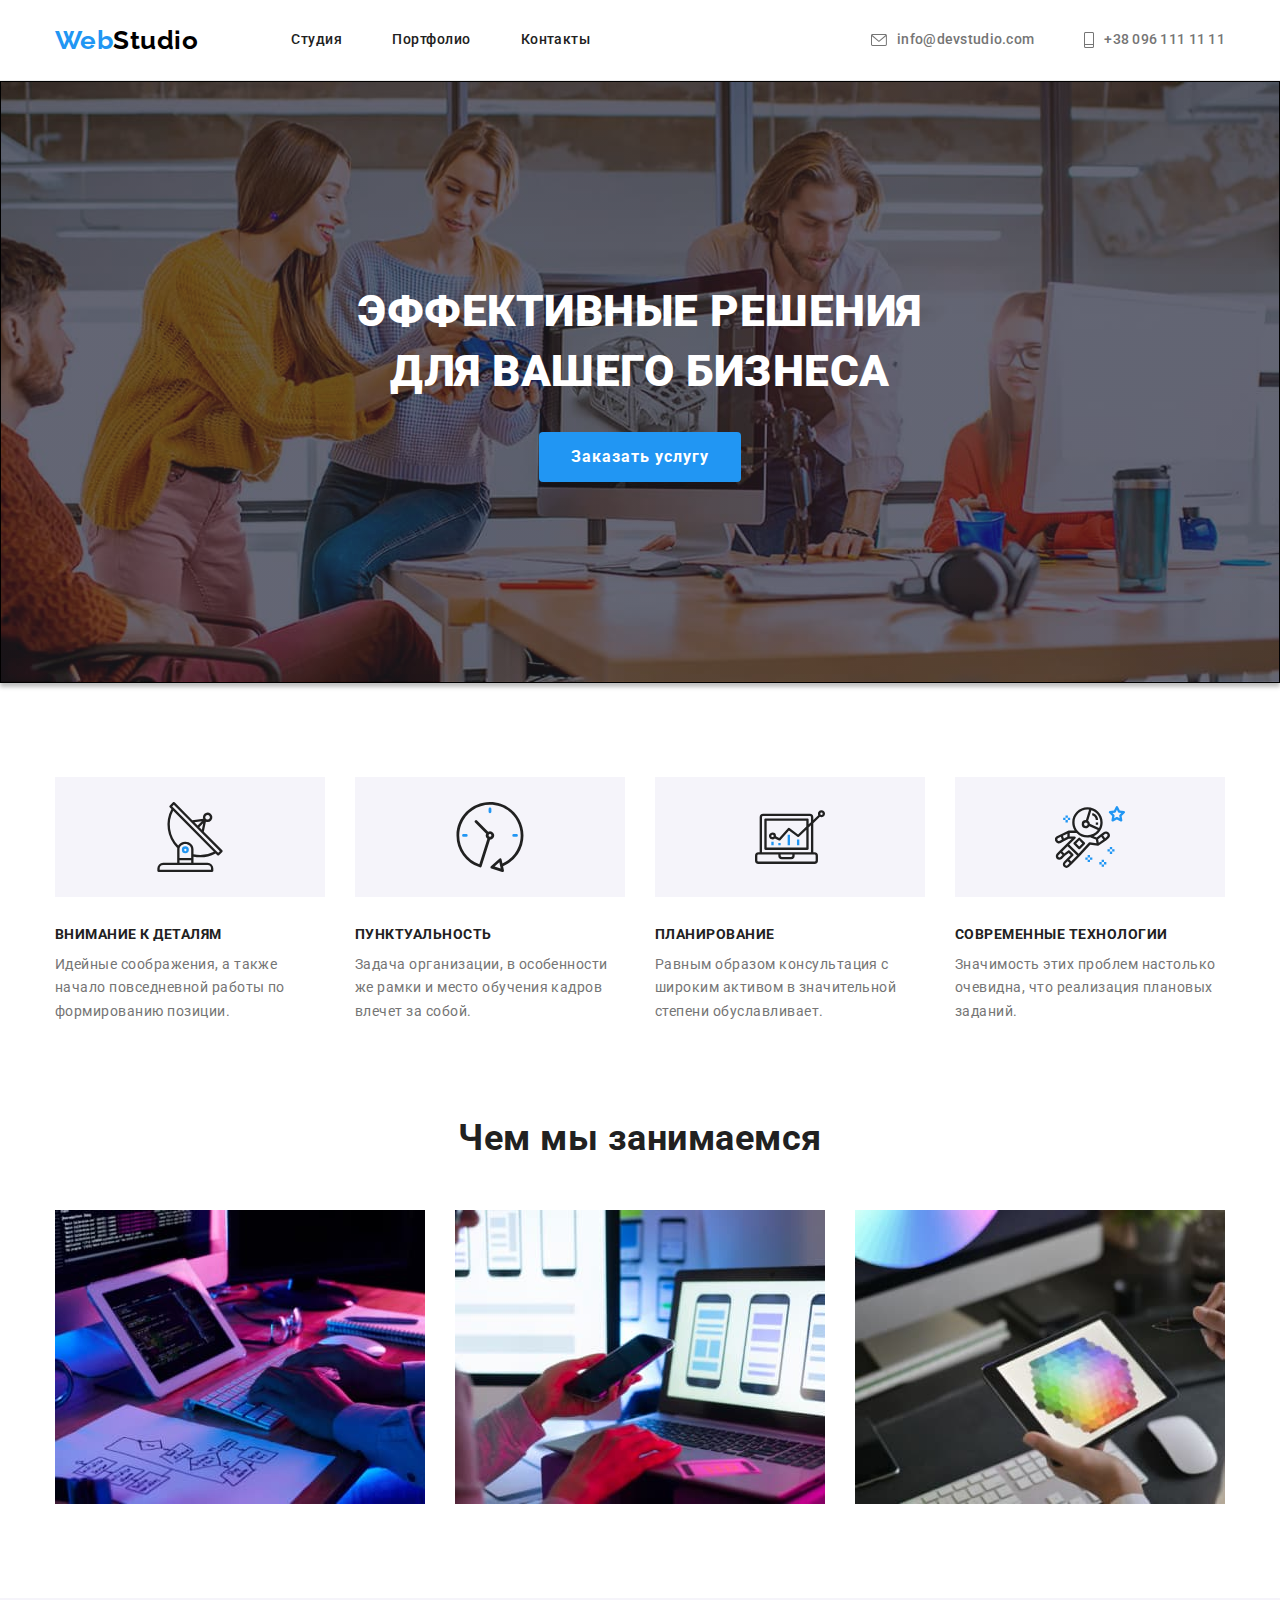
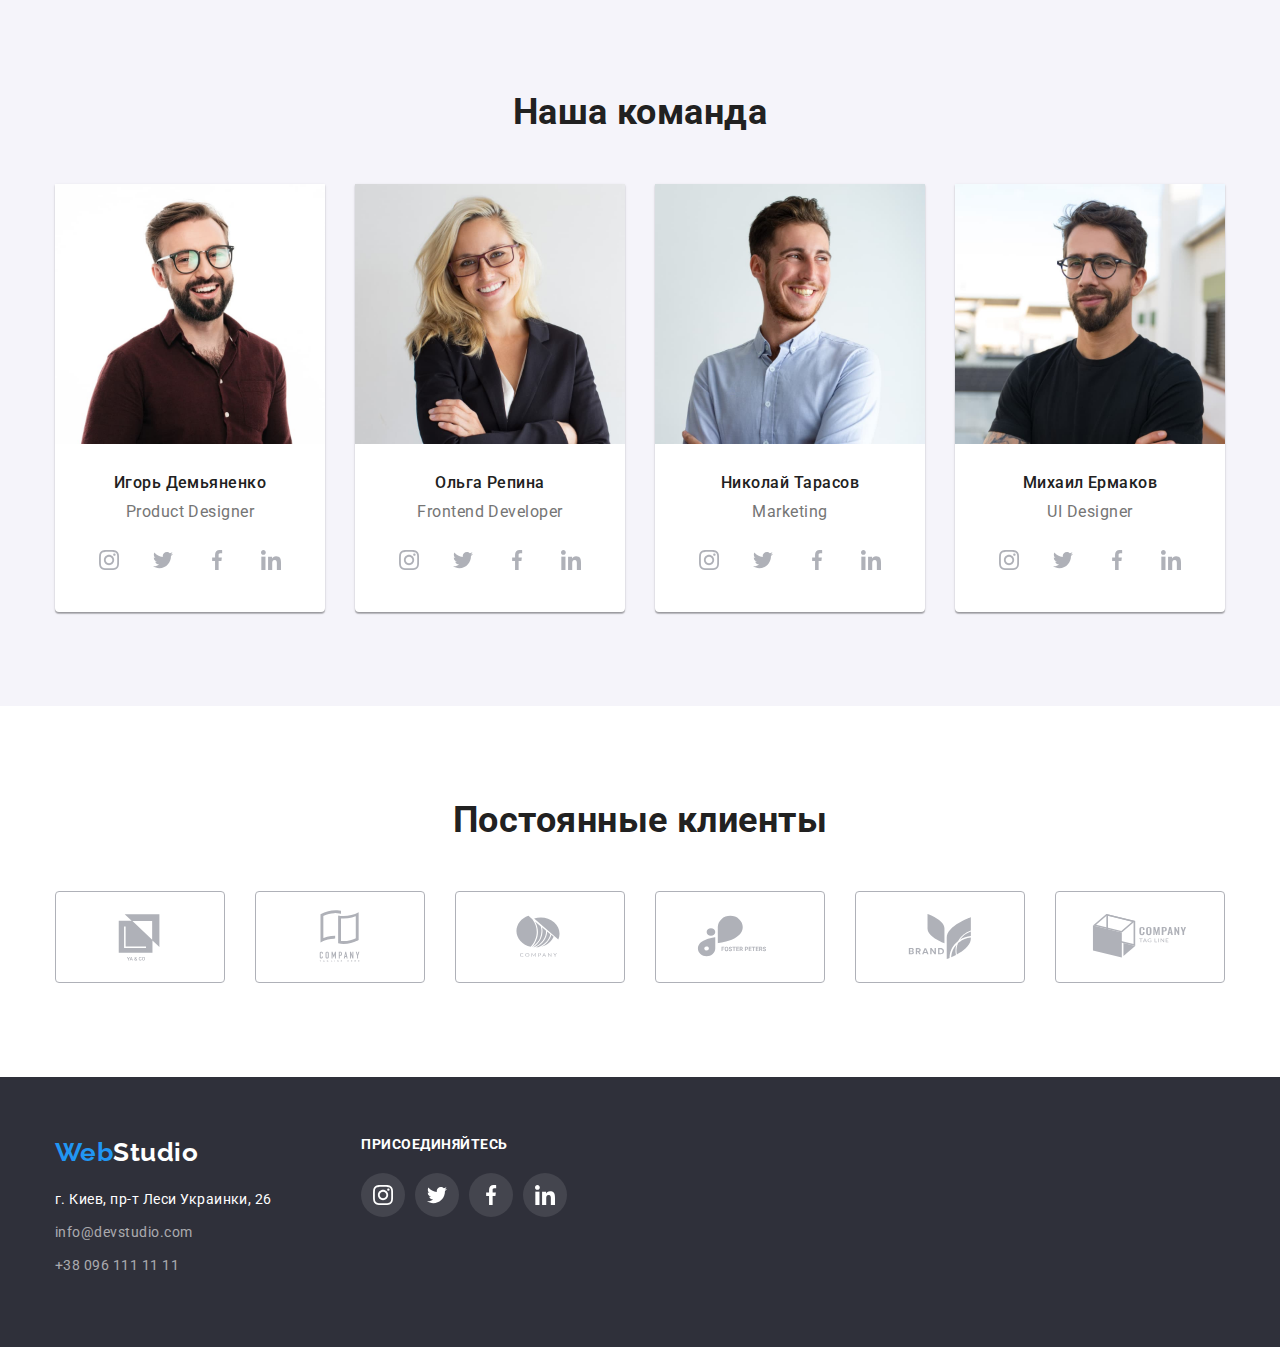
<file: index.html>
<!DOCTYPE html>
<html lang="ru">
  <head>
    <meta charset="UTF-8" />
    <meta http-equiv="X-UA-Compatible" content="IE=edge" />
    <meta name="viewport" content="width=device-width, initial-scale=1.0" />
    <title>Document</title>
    <link
      href="https://fonts.googleapis.com/css2?family=Raleway:wght@700&family=Roboto:wght@400;500;700;900&display=swap"
      rel="stylesheet"
    />
    <link
      rel="stylesheet"
      href="https://cdnjs.cloudflare.com/ajax/libs/modern-normalize/1.1.0/modern-normalize.min.css"
    />
    <link rel="stylesheet" href="css/styles.css" />
  </head>
  <body class="page">
    <!-- Шапка -->
    <header class="page-header">
      <div class="container">
        <div class="main-header">
          <nav class="main-nav">
            <a href="./index.html" class="logo">
              <span class="color-logo">Web</span>
              <span>Studio</span>
            </a>
            <ul class="site-nav list">
              <li class="nav-item">
                <a href="index.html" class="nav-link">Студия</a>
              </li>
              <li class="nav-item">
                <a href="./portfolio.html" class="nav-link">Портфолио</a>
              </li>
              <li class="nav-item">
                <a href="#" class="nav-link">Контакты</a>
              </li>
            </ul>
          </nav>
          <div class="contacts-nav">
            <ul class="contacts list">
              <li class="contacts-item">
                <a href="mailto:info@devstudio.com" class="contacts-link">
                  <svg class="icon-contact" width="16" height="12">
                    <use href="./images/symbol-defs.svg#iconmail"></use>
                  </svg>
                  info@devstudio.com
                </a>
              </li>
              <li class="contacts-item">
                <a href="tel:+380961111111" class="contacts-link">
                  <svg class="icon-contact" width="10" height="16">
                    <use href="./images/symbol-defs.svg#iconphone"></use>
                  </svg>
                  +38 096 111 11 11
                </a>
              </li>
            </ul>
          </div>
        </div>
      </div>
    </header>
    <!-- Уникальный контент страницы -->
    <main>
      <!-- Герой -->
      <section class="hero">
        <h1 class="hero-title">
          Эффективные решения
          <br />
          для вашего бизнеса
        </h1>
        <a href="#" class="button primary">Заказать услугу</a>
      </section>
      <!-- Наши премущества -->
      <section class="section feature">
        <div class="container">
          <h2 class="feature-title visaully-hidden">НАШИ ПРИЕМУЩЕСТВА</h2>
          <ul class="feature-list list">
            <li class="feature-item icon-antenna">
              <h3 class="feature-text">ВНИМАНИЕ К ДЕТАЛЯМ</h3>
              <p class="feature-content">
                Идейные соображения, а также начало повседневной работы по формированию позиции.
              </p>
            </li>
            <li class="feature-item icon-clock">
              <h3 class="feature-text">ПУНКТУАЛЬНОСТЬ</h3>
              <p class="feature-content">
                Задача организации, в особенности же рамки и место обучения кадров влечет за собой.
              </p>
            </li>
            <li class="feature-item icon-diagram">
              <h3 class="feature-text">ПЛАНИРОВАНИЕ</h3>
              <p class="feature-content">
                Равным образом консультация с широким активом в значительной степени обуславливает.
              </p>
            </li>
            <li class="feature-item icon-astronaut">
              <h3 class="feature-text">СОВРЕМЕННЫЕ ТЕХНОЛОГИИ</h3>
              <p class="feature-content">
                Значимость этих проблем настолько очевидна, что реализация плановых заданий.
              </p>
            </li>
          </ul>
        </div>
      </section>
      <!-- Чем мы занимаемся -->
      <section class="section">
        <div class="container">
          <h2 class="engage-title">Чем мы занимаемся</h2>
          <ul class="engage-list list">
            <li class="engage-item">
              <img
                src="./images/imgl1.jpg"
                alt="процесс написания кода согласно блок-схемы"
                width="370"
              />
            </li>
            <li class="engage-item">
              <img
                src="./images/imgm2.jpg"
                alt="просмотр расположения секций мобильной версии сайта на мониторе ноутбука"
                width="370"
              />
            </li>
            <li class="engage-item">
              <img
                src="./images/imgr3.jpg"
                alt="на планшете выбирает цвет из палитры"
                width="370"
              />
            </li>
          </ul>
        </div>
      </section>
      <!-- Наша команда -->
      <section class="section team">
        <div class="container">
          <h2 class="team-title">Наша команда</h2>
          <ul class="team-list list">
            <li class="team-item">
              <img
                src="images/id1.jpg"
                alt="мужчина с бородой и в очках в коричневой рубашке"
                width="270"
              />
              <div class="team-info">
                <h3 class="team-name">Игорь Демьяненко</h3>
                <p class="position" lang="en">Product Designer</p>
                <ul class="team-soc-list list">
                  <li class="team-soc-item">
                    <a href="" class="team-soc-link">
                      <svg class="team-soc-icon" width="20" height="20">
                        <use href="./images/symbol-defs.svg#iconinstagram"></use>
                      </svg>
                    </a>
                  </li>
                  <li class="team-soc-item">
                    <a href="" class="team-soc-link">
                      <svg class="team-soc-icon" width="20" height="20">
                        <use href="./images/symbol-defs.svg#icontwitter"></use>
                      </svg>
                    </a>
                  </li>
                  <li class="team-soc-item">
                    <a href="" class="team-soc-link">
                      <svg class="team-soc-icon" width="20" height="20">
                        <use href="./images/symbol-defs.svg#iconfacebook"></use>
                      </svg>
                    </a>
                  </li>
                  <li class="team-soc-item">
                    <a href="" class="team-soc-link">
                      <svg class="team-soc-icon" width="20" height="20">
                        <use href="./images/symbol-defs.svg#iconlinkedin"></use>
                      </svg>
                    </a>
                  </li>
                </ul>
              </div>
            </li>

            <li class="team-item">
              <img
                src="images/or2.jpg"
                alt="женщина с светлыми волосами в очках и в черном пиджаке"
                width="270"
              />
              <div class="team-info">
                <h3 class="team-name">Ольга Репина</h3>
                <p class="position" lang="en">Frontend Developer</p>
                <ul class="team-soc-list list">
                  <li class="team-soc-item">
                    <a href="" class="team-soc-link">
                      <svg class="team-soc-icon" width="20" height="20">
                        <use href="./images/symbol-defs.svg#iconinstagram"></use>
                      </svg>
                    </a>
                  </li>
                  <li class="team-soc-item">
                    <a href="" class="team-soc-link">
                      <svg class="team-soc-icon" width="20" height="20">
                        <use href="./images/symbol-defs.svg#icontwitter"></use>
                      </svg>
                    </a>
                  </li>
                  <li class="team-soc-item">
                    <a href="" class="team-soc-link">
                      <svg class="team-soc-icon" width="20" height="20">
                        <use href="./images/symbol-defs.svg#iconfacebook"></use>
                      </svg>
                    </a>
                  </li>
                  <li class="team-soc-item">
                    <a href="" class="team-soc-link">
                      <svg class="team-soc-icon" width="20" height="20">
                        <use href="./images/symbol-defs.svg#iconlinkedin"></use>
                      </svg>
                    </a>
                  </li>
                </ul>
              </div>
            </li>
            <li class="team-item">
              <img src="images/nt3.jpg" alt="мужчина с бородой в голубой рубашке" width="270" />
              <div class="team-info">
                <h3 class="team-name">Николай Тарасов</h3>
                <p class="position" lang="en">Marketing</p>
                <ul class="team-soc-list list">
                  <li class="team-soc-item">
                    <a href="" class="team-soc-link">
                      <svg class="team-soc-icon" width="20" height="20">
                        <use href="./images/symbol-defs.svg#iconinstagram"></use>
                      </svg>
                    </a>
                  </li>
                  <li class="team-soc-item">
                    <a href="" class="team-soc-link">
                      <svg class="team-soc-icon" width="20" height="20">
                        <use href="./images/symbol-defs.svg#icontwitter"></use>
                      </svg>
                    </a>
                  </li>
                  <li class="team-soc-item">
                    <a href="" class="team-soc-link">
                      <svg class="team-soc-icon" width="20" height="20">
                        <use href="./images/symbol-defs.svg#iconfacebook"></use>
                      </svg>
                    </a>
                  </li>
                  <li class="team-soc-item">
                    <a href="" class="team-soc-link">
                      <svg class="team-soc-icon" width="20" height="20">
                        <use href="./images/symbol-defs.svg#iconlinkedin"></use>
                      </svg>
                    </a>
                  </li>
                </ul>
              </div>
            </li>
            <li class="team-item">
              <img
                src="images/me4.jpg"
                alt="мужчина с бородой и в очках в черной фетболке"
                width="270"
              />
              <div class="team-info">
                <h3 class="team-name">Михаил Ермаков</h3>
                <p class="position" lang="en">UI Designer</p>
                <ul class="team-soc-list list">
                  <li class="team-soc-item">
                    <a href="" class="team-soc-link">
                      <svg class="team-soc-icon" width="20" height="20">
                        <use href="./images/symbol-defs.svg#iconinstagram"></use>
                      </svg>
                    </a>
                  </li>
                  <li class="team-soc-item">
                    <a href="" class="team-soc-link">
                      <svg class="team-soc-icon" width="20" height="20">
                        <use href="./images/symbol-defs.svg#icontwitter"></use>
                      </svg>
                    </a>
                  </li>
                  <li class="team-soc-item">
                    <a href="" class="team-soc-link">
                      <svg class="team-soc-icon" width="20" height="20">
                        <use href="./images/symbol-defs.svg#iconfacebook"></use>
                      </svg>
                    </a>
                  </li>
                  <li class="team-soc-item">
                    <a href="" class="team-soc-link">
                      <svg class="team-soc-icon" width="20" height="20">
                        <use href="./images/symbol-defs.svg#iconlinkedin"></use>
                      </svg>
                    </a>
                  </li>
                </ul>
              </div>
            </li>
          </ul>
        </div>
      </section>

      <!-- Клиенты -->
      <section class="section">
        <div class="container">
          <h2 class="clients-title">Постоянные клиенты</h2>
          <ul class="clients-list list">
            <li class="clients-item">
              <a href="" class="clients-link">
                <svg class="clients-icon" width="106" height="60">
                  <use href="./images/symbol-defs.svg#iconLogo"></use>
                </svg>
              </a>
            </li>
            <li class="clients-item">
              <a href="" class="clients-link">
                <svg class="clients-icon" width="106" height="60">
                  <use href="./images/symbol-defs.svg#iconLogo-1"></use>
                </svg>
              </a>
            </li>
            <li class="clients-item">
              <a href="" class="clients-link">
                <svg class="clients-icon" width="106" height="60">
                  <use href="./images/symbol-defs.svg#iconLogo-2"></use>
                </svg>
              </a>
            </li>
            <li class="clients-item">
              <a href="" class="clients-link">
                <svg class="clients-icon" width="106" height="60">
                  <use href="./images/symbol-defs.svg#iconLogo-3"></use>
                </svg>
              </a>
            </li>
            <li class="clients-item">
              <a href="" class="clients-link">
                <svg class="clients-icon" width="106" height="60">
                  <use href="./images/symbol-defs.svg#iconLogo-4"></use>
                </svg>
              </a>
            </li>
            <li class="clients-item">
              <a href="" class="clients-link">
                <svg class="clients-icon" width="106" height="60">
                  <use href="./images/symbol-defs.svg#iconLogo-5"></use>
                </svg>
              </a>
            </li>
          </ul>
        </div>
      </section>
    </main>
    <!-- Футер -->
    <footer class="main-footer">
      <div class="container">
        <div class="footer-contacts">
          <a href="./index.html" class="logo">
            <span class="color-logo">Web</span>
            <span class="footer-logo">Studio</span>
          </a>
          <address>
            <p class="post-address">г. Киев, пр-т Леси Украинки, 26</p>
          </address>
          <address>
            <a href="mailto:info@devstudio.com" class="footer-address">
              info@devstudio.com
            </a>
            <a href="tel:+380961111111" class="footer-address">
              +38 096 111 11 11
            </a>
          </address>
        </div>

        <div class="footer-soc">
          <span class="footer-soc-title">присоединяйтесь</span>
          <ul class="footer-soc-list list">
            <li class="footer-soc-item">
              <a href="" class="footer-soc-link">
                <svg class="footer-soc-icon" width="20" height="20">
                  <use href="./images/symbol-defs.svg#iconinstagram"></use>
                </svg>
              </a>
            </li>
            <li class="footer-soc-item">
              <a href="" class="footer-soc-link">
                <svg class="footer-soc-icon" width="20" height="20">
                  <use href="./images/symbol-defs.svg#icontwitter"></use>
                </svg>
              </a>
            </li>
            <li class="footer-soc-item">
              <a href="" class="footer-soc-link">
                <svg class="footer-soc-icon" width="20" height="20">
                  <use href="./images/symbol-defs.svg#iconfacebook"></use>
                </svg>
              </a>
            </li>
            <li class="footer-soc-item">
              <a href="" class="footer-soc-link">
                <svg class="footer-soc-icon" width="20" height="20">
                  <use href="./images/symbol-defs.svg#iconlinkedin"></use>
                </svg>
              </a>
            </li>
          </ul>
        </div>
      </div>
    </footer>
  </body>
</html>
</file>
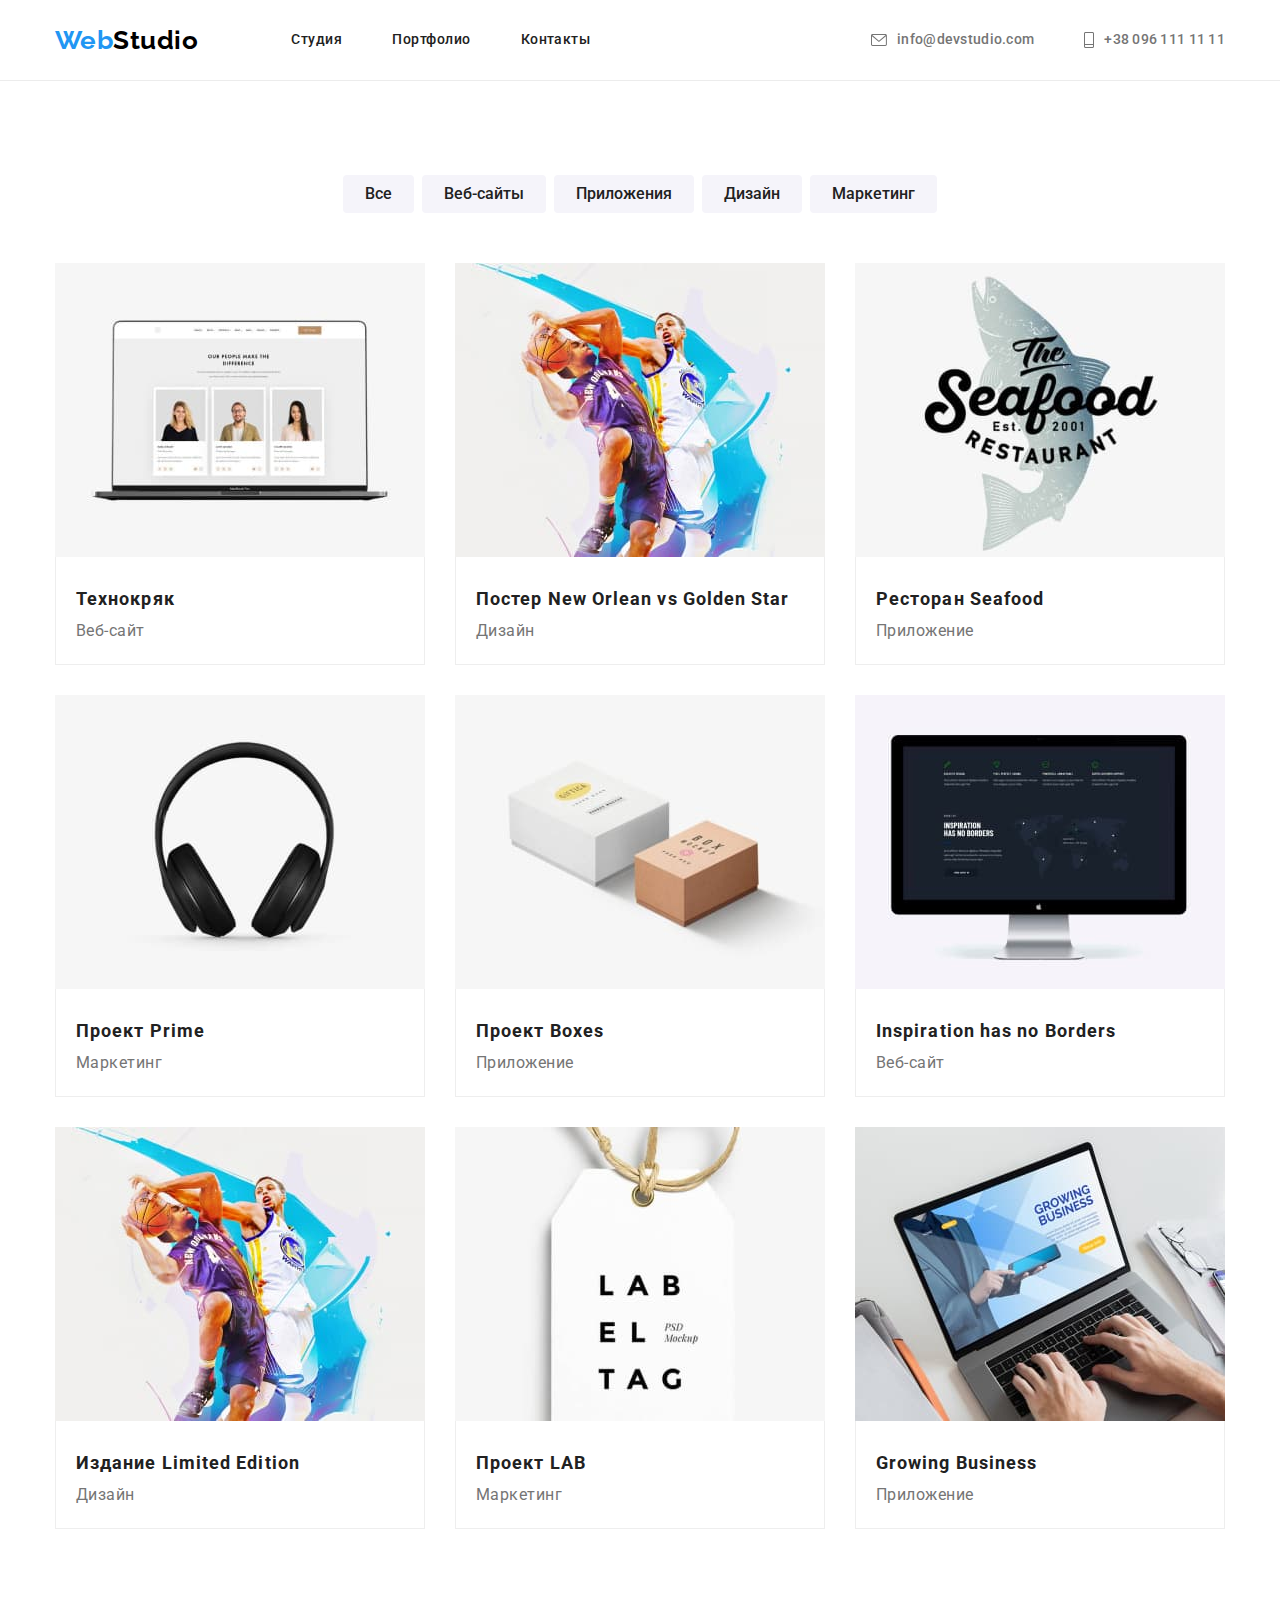
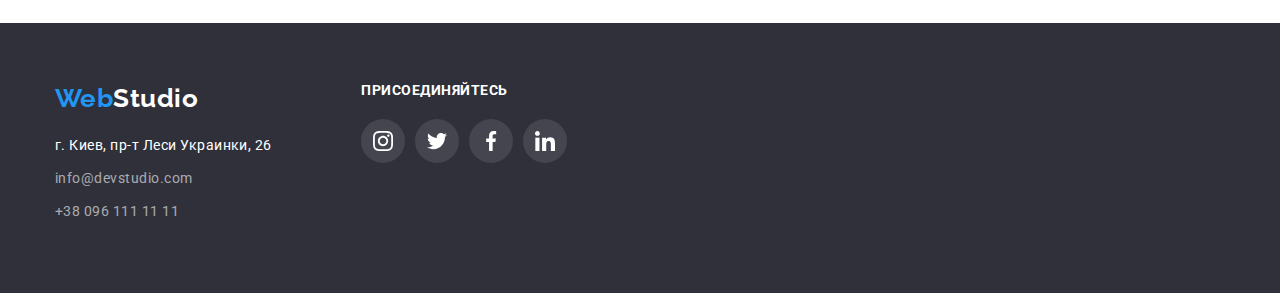
<file: portfolio.html>
<!DOCTYPE html>
<html lang="ru">
  <head>
    <meta charset="UTF-8" />
    <meta http-equiv="X-UA-Compatible" content="IE=edge" />
    <meta name="viewport" content="width=device-width, initial-scale=1.0" />
    <title>Document</title>
    <link
      href="https://fonts.googleapis.com/css2?family=Raleway:wght@700&family=Roboto:wght@400;500;700;900&display=swap"
      rel="stylesheet"
    />
    <link
      rel="stylesheet"
      href="https://cdnjs.cloudflare.com/ajax/libs/modern-normalize/1.1.0/modern-normalize.min.css"
    />
    <link rel="stylesheet" href="./css/styles.css" />
  </head>
  <body class="page">
    <!-- Шапка -->
    <header class="page-header">
      <div class="container">
        <div class="main-header">
          <nav class="main-nav">
            <a href="./index.html" class="logo">
              <span class="color-logo">Web</span>
              <span>Studio</span>
            </a>
            <ul class="site-nav list">
              <li class="nav-item">
                <a href="index.html" class="nav-link">Студия</a>
              </li>
              <li class="nav-item">
                <a href="./portfolio.html" class="nav-link">Портфолио</a>
              </li>
              <li class="nav-item">
                <a href="#" class="nav-link">Контакты</a>
              </li>
            </ul>
          </nav>
          <div class="contacts-nav">
            <ul class="contacts list">
              <li class="contacts-item">
                <a href="mailto:info@devstudio.com" class="contacts-link">
                  <svg class="icon-contact" width="16" height="12">
                    <use href="./images/symbol-defs.svg#iconmail"></use>
                  </svg>
                  info@devstudio.com
                </a>
              </li>
              <li class="contacts-item">
                <a href="tel:+380961111111" class="contacts-link">
                  <svg class="icon-contact" width="10" height="16">
                    <use href="./images/symbol-defs.svg#iconphone"></use>
                  </svg>
                  +38 096 111 11 11
                </a>
              </li>
            </ul>
          </div>
        </div>
      </div>
    </header>

    <!-- Уникальный контент страницы -->
    <main>
      <!-- Портфолио -->
      <section class="portfolio">
        <div class="container">
          <h1 class="portfolio-title visaully-hidden">Портфолио</h1>
          <ul class="filter-list list">
            <li class="filter-item">
              <button type="button" class="button secondary">Все</button>
            </li>
            <li class="filter-item">
              <button type="button" class="button secondary">Веб-сайты</button>
            </li>
            <li class="filter-item">
              <button type="button" class="button secondary">Приложения</button>
            </li>
            <li class="filter-item">
              <button type="button" class="button secondary">Дизайн</button>
            </li>
            <li class="filter-item">
              <button type="button" class="button secondary">Маркетинг</button>
            </li>
          </ul>

          <ul class="projects list">
            <li class="projects-item">
              <img src="./images/web.jpg" alt="" width="370" />
              <div class="item-border">
                <h3 class="projects-title">Технокряк</h3>
                <p class="projects-type">Веб-сайт</p>
              </div>
            </li>
            <li class="projects-item">
              <img src="./images/design.jpg" alt="" width="370" />
              <div class="item-border">
                <h3 class="projects-title">Постер New Orlean vs Golden Star</h3>
                <p class="projects-type">Дизайн</p>
              </div>
            </li>
            <li class="projects-item">
              <img src="./images/app.jpg" alt="" width="370" />
              <div class="item-border">
                <h3 class="projects-title">Ресторан Seafood</h3>
                <p class="projects-type">Приложение</p>
              </div>
            </li>
            <li class="projects-item">
              <img src="./images/marketing.jpg" alt="" width="370" />
              <div class="item-border">
                <h3 class="projects-title">Проект Prime</h3>
                <p class="projects-type">Маркетинг</p>
              </div>
            </li>
            <li class="projects-item">
              <img src="./images/app2.jpg" alt="" width="370" />
              <div class="item-border">
                <h3 class="projects-title">Проект Boxes</h3>
                <p class="projects-type">Приложение</p>
              </div>
            </li>
            <li class="projects-item">
              <img src="./images/web2.jpg" alt="" width="370" />
              <div class="item-border">
                <h3 class="projects-title">Inspiration has no Borders</h3>
                <p class="projects-type">Веб-сайт</p>
              </div>
            </li>
            <li class="projects-item">
              <img src="./images/design.jpg" alt="" width="370" />
              <div class="item-border">
                <h3 class="projects-title">Издание Limited Edition</h3>
                <p class="projects-type">Дизайн</p>
              </div>
            </li>
            <li class="projects-item">
              <img src="./images/marketing2.jpg" alt="" width="370" />
              <div class="item-border">
                <h3 class="projects-title">Проект LAB</h3>
                <p class="projects-type">Маркетинг</p>
              </div>
            </li>
            <li class="projects-item">
              <img src="./images/app3.jpg" alt="" width="370" />
              <div class="item-border">
                <h3 class="projects-title">Growing Business</h3>
                <p class="projects-type">Приложение</p>
              </div>
            </li>
          </ul>
        </div>
      </section>
    </main>

    <!-- Футер -->
    <footer class="main-footer">
      <div class="container">
        <section class="footer-contacts">
          <a href="./index.html" class="logo">
            <span class="color-logo">Web</span>
            <span class="footer-logo">Studio</span>
          </a>
          <address>
            <p class="post-address">г. Киев, пр-т Леси Украинки, 26</p>
          </address>
          <address>
            <a href="mailto:info@devstudio.com" class="footer-address">
              info@devstudio.com
            </a>
            <a href="tel:+380961111111" class="footer-address">
              +38 096 111 11 11
            </a>
          </address>
        </section>

        <section class="footer-soc">
          <span class="footer-soc-title">присоединяйтесь</span>
          <ul class="footer-soc-list list">
            <li class="footer-soc-item">
              <a href="" class="footer-soc-link">
                <svg class="footer-soc-icon" width="20" height="20">
                  <use href="./images/symbol-defs.svg#iconinstagram"></use>
                </svg>
              </a>
            </li>
            <li class="footer-soc-item">
              <a href="" class="footer-soc-link">
                <svg class="footer-soc-icon" width="20" height="20">
                  <use href="./images/symbol-defs.svg#icontwitter"></use>
                </svg>
              </a>
            </li>
            <li class="footer-soc-item">
              <a href="" class="footer-soc-link">
                <svg class="footer-soc-icon" width="20" height="20">
                  <use href="./images/symbol-defs.svg#iconfacebook"></use>
                </svg>
              </a>
            </li>
            <li class="footer-soc-item">
              <a href="" class="footer-soc-link">
                <svg class="footer-soc-icon" width="20" height="20">
                  <use href="./images/symbol-defs.svg#iconlinkedin"></use>
                </svg>
              </a>
            </li>
          </ul>
        </section>
      </div>
    </footer>
  </body>
</html>
</file>
<file: css/styles.css>
/* Cерый цвет #2F303A */

/* Цвет верхней секции #E5E5E5 */

/* Цвет нижней секции #F5F4FA */

/* Основно цвет текста  #212121 */

/* Вторичный цвет текста#757575  */

/* Белый цвет #FFFFFF */

/* Акцент #2196F3 */

:root {
  --primary-text-color: #212121;
  --title-text-color: #212121;
  --secondary-text-color: #757575;
  --accent-color: #2196f3;
  --primary-bg-color: #ffffff;
  --secodary-bg-color: #f5f4fa;
  --contrast-bg-color: #2f303a;
}
body {
  background-color: #ffffff;
  color: var(--primary-text-color);
  font-family: Roboto, sans-serif;
  letter-spacing: 0.03em;
}

a,
p,
h1,
h2,
h3,
h4,
h5,
h6 {
  margin: 0;
}

ul {
  margin: 0;
  padding: 0;
}

img {
  display: block;
}

a {
  text-decoration: none;
}

.list {
  list-style: none;
}

.container {
  width: 1200px;
  margin-left: auto;
  margin-right: auto;
  padding-left: 15px;
  padding-right: 15px;
  /* outline: 2px solid red; */
}

.section {
  padding-top: 94px;
  padding-bottom: 94px;
}

/* Visually-hidden */
.visaully-hidden {
  position: absolute;
  width: 1px;
  height: 1px;
  margin: -1px;
  padding: 0;
  overflow: hidden;
  border: 0;
  clip: rect(0 0 0 0);
}

/* Header */
.page-header {
  background-color: #fff;
  border-bottom: 1px solid rgba(236, 236, 236, 1);
}

/* Logo */
.logo {
  color: #000;
  font-family: Raleway, sans-serif;
  font-weight: bold;
  font-size: 26px;
  line-height: 1.19;

  display: flex;
  margin-right: 93px;
}

.color-logo {
  color: var(--accent-color);
}

/* Main nav */

.main-nav {
  display: flex;
  align-items: center;
}

.site-nav {
  display: flex;
}

.nav-link {
  color: var(--primary-text-color);
  font-weight: 500;
  font-size: 14px;
  line-height: 1.14;

  padding-top: 32px;
  padding-bottom: 32px;

  display: block;
}

.nav-item + .nav-item {
  margin-left: 50px;
}

/* Contacts */

.contacts-item {
  display: flex;
  align-items: baseline;
}

.contacts-link {
  display: flex;
  align-items: center;
  color: var(--secondary-text-color);
  font-weight: 500;
  font-size: 14px;
  line-height: 1.14;
  letter-spacing: 0.02em;

  padding-top: 32px;
  padding-bottom: 32px;
}

.icon-contact {
  padding: 0;
  margin-left: 0;
  margin-right: 10px;

  fill: #757575;
}

.contacts {
  display: flex;
}

.contacts-link:hover,
.contacts-link:focus {
  color: var(--accent-color);
}

.contacts-link:hover .icon-contact,
.contacts-link:focus .icon-contact {
  fill: #2196f3;
}

.contacts-item + .contacts-item {
  margin-left: 50px;
}

.contacts-nav {
  margin-left: auto;
}

.main-header {
  display: flex;
}

.site-nav :hover,
.site-nav :focus {
  color: var(--accent-color);
}

.section-title {
  color: var(--title-text-color);
  font-weight: 700;
  font-size: 18px;
  line-height: 2;
}

/* Hero */
.hero {
  max-width: 1600px;
  text-align: center;
  padding-bottom: 200px;
  padding-top: 200px;
  margin-left: auto;
  margin-right: auto;

  background-image: linear-gradient(to right, rgba(47, 48, 58, 0.4), rgba(47, 48, 58, 0.4)),
    url(../images/hero.jpg);
  background-color: #2f303a;

  background-repeat: no-repeat;
  background-position: center;
  background-size: cover;

  border: 1px solid #000000;
  box-sizing: border-box;
  box-shadow: 0px 4px 4px rgba(0, 0, 0, 0.25);

  /* outline: 2px solid red; */
}

.hero-title {
  text-transform: uppercase;
  color: var(--primary-bg-color);
  font-weight: 900;
  font-size: 44px;
  line-height: 1.36;
  width: 696px;

  display: flex;
  justify-content: space-around;
  margin: 0 auto;

  /* outline: 1px solid tomato; */
}

/* Features list */

.feature {
  padding-bottom: 0;
}

.feature-title {
  margin: 0;
  padding: 0;
}

.feature-list {
  display: flex;
  justify-content: center;
}

.feature-item {
  width: 270px;
  margin-right: 30px;
}

.feature-item:nth-child(4) {
  margin-right: 0;
}

.feature-item::before {
  display: block;
  content: '';
  height: 120px;
  background-size: contain;
  background-repeat: no-repeat;
  background-position: center;

  background-color: rgba(245, 244, 250, 1);

  margin-bottom: 30px;
}

.icon-antenna::before {
  background-image: url(../images/antenna.svg);
  background-size: 70px;
}

.icon-clock::before {
  background-image: url(../images/clock.svg);
  background-size: 70px;
}

.icon-diagram::before {
  background-image: url(../images/diagram.svg);
  background-size: 70px;
}

.icon-astronaut::before {
  background-image: url(../images/astronaut.svg);
  background-size: 70px;
}

.feature-text {
  font-weight: 700;
  font-size: 14px;
  line-height: 1.14;
  color: var(--title-text-color);

  margin-top: 0;
  margin-bottom: 0;
  margin-bottom: 10px;
}

.feature-content {
  color: var(--secondary-text-color);
  font-weight: 400;
  font-size: 14px;
  line-height: 1.71;

  margin-top: 0;
  margin-bottom: 0;
}

/* Engage */

.engage-title {
  font-weight: 700;
  font-size: 36px;
  line-height: 1.16;

  margin: 0 auto;
  text-align: center;

  margin-bottom: 50px;
}

.engage-list {
  display: flex;
  justify-content: center;
}

.engage-item {
  margin-right: 30px;
}
.engage-item:nth-child(3) {
  margin-right: 0;
}

/* Team list */

.team {
  background-color: var(--secodary-bg-color);
  padding-top: 94px;
  padding-bottom: 94px;
}

.team-title {
  font-weight: 700;
  font-size: 36px;
  line-height: 1.16;

  margin: 0 auto;
  text-align: center;
  margin-bottom: 50px;
}

.team-list {
  display: flex;
  justify-content: center;
}

.team-item {
  margin-right: 30px;

  background-color: var(--primary-bg-color);

  box-shadow: 0px 1px 3px rgba(0, 0, 0, 0.12), 0px 1px 1px rgba(0, 0, 0, 0.14),
    0px 2px 1px rgba(0, 0, 0, 0.2);
  border-radius: 0px 0px 4px 4px;
}

.team-item:nth-child(4) {
  margin-right: 0;
}

.team-info {
  padding-top: 30px;
  padding-bottom: 30px;
}

.team-name {
  font-weight: 500;
  font-size: 16px;
  line-height: 1.18;

  text-align: center;
  margin: 0 auto;
}

.position {
  color: var(--secondary-text-color);
  font-weight: 400;
  font-size: 16px;
  line-height: 1.18;

  text-align: center;

  margin: 0 auto;
  margin-top: 10px;
  margin-bottom: 16px;
}

.team-soc-list {
  display: flex;
  justify-content: center;
}

.team-soc-link {
  width: 44px;
  height: 44px;
  border-radius: 50%;
  display: flex;
  justify-content: center;
  align-items: center;
}

.team-soc-item + .team-soc-item {
  margin-left: 10px;
}

.team-soc-icon {
  fill: rgba(175, 177, 184, 1);
}

.team-soc-link:hover,
.team-soc-link:focus {
  background-color: var(--accent-color);
}

.team-soc-link:hover .team-soc-icon,
.team-soc-link:focus .team-soc-icon {
  fill: var(--primary-bg-color);
}

/* Clients */

.clients-item + .clients-item {
  margin-left: 30px;
}

.clients-list {
  display: flex;
  justify-content: center;
}

.clients-link {
  width: 170px;
  height: 92px;
  fill: rgba(175, 177, 184, 1);

  border: 1px solid #afb1b8;
  box-sizing: border-box;
  border-radius: 4px;

  display: flex;
  justify-content: center;
  align-items: center;
}

.clients-link:hover,
.clients-link:focus {
  fill: var(--accent-color);
  border: 1px solid var(--accent-color);
  border-radius: 4px;
}

/* Portfolio */

.clients-title {
  font-weight: 700;
  font-size: 36px;
  line-height: 1.16;

  margin: 0 auto;
  text-align: center;
  margin-bottom: 50px;
}

.portfolio {
  padding-top: 94px;
  padding-bottom: 94px;
}

.portfolio-title {
  margin: 0 auto;
}

.filter-list {
  display: flex;
  justify-content: center;

  /* outline: 1px solid tomato; */
}

.filter-item + .filter-item {
  margin-left: 8px;
}

.projects {
  display: flex;
  flex-wrap: wrap;

  margin-top: 50px;
}

.projects-title {
  font-weight: 700;
  font-size: 18px;
  line-height: 2;
  letter-spacing: 0.06em;
}

.projects-item {
  flex-basis: calc((100% - 60px) / 3);
  margin-right: 30px;

  cursor: pointer;
}

.item-border {
  padding: 24px 20px;

  border-bottom: 1px solid rgba(238, 238, 238, 1);
  border-right: 1px solid rgba(238, 238, 238, 1);
  border-left: 1px solid rgba(238, 238, 238, 1);
}

.projects-item:nth-child(3n) {
  margin-right: 0;
}

.projects-item:nth-child(n + 4) {
  margin-top: 30px;
}

.projects-type {
  font-weight: 400;
  font-size: 16px;
  line-height: 1.19;

  color: var(--secondary-text-color);

  margin-top: 4px;
}

.projects-item:hover {
  box-shadow: 0px 1px 1px rgba(0, 0, 0, 0.12), 0px 4px 4px rgba(0, 0, 0, 0.06),
    1px 4px 6px rgba(0, 0, 0, 0.16);
}

/* Button */
.button {
  display: inline-block;
  border-radius: 4px;

  color: var(--title-text-color);
  background-color: var(--primary-bg-color);

  cursor: pointer;
}
.button.primary {
  font-weight: 700;
  font-size: 16px;
  line-height: 1.87;
  padding: 10px 32px;
  margin-top: 30px;
  letter-spacing: 0.06em;
  border-radius: 4px;
  color: var(--primary-bg-color);
  background-color: var(--accent-color);
}

.button.secondary {
  font-weight: 500;
  font-size: 16px;
  line-height: 1.62;
  border: transparent;

  padding: 6px 22px;

  color: var(--primary-text-color);
  background-color: var(--secodary-bg-color);
  cursor: pointer;
}

.button.secondary:hover,
.button.secondary:focus {
  color: var(--primary-bg-color);
  background-color: var(--accent-color);
  box-shadow: 0px 3px 1px rgba(0, 0, 0, 0.1), 0px 1px 2px rgba(0, 0, 0, 0.08),
    0px 2px 2px rgba(0, 0, 0, 0.12);
  border-radius: 4px;
}

/* Footer */

.main-footer {
  background-color: var(--contrast-bg-color);
}

.post-address {
  font-style: normal;
  font-weight: 400;
  font-size: 14px;
  line-height: 1.71;
  color: var(--primary-bg-color);

  margin-top: 20px;
}

.footer-address {
  font-style: normal;
  font-weight: 400;
  font-size: 14px;
  line-height: 1.71;

  color: rgba(255, 255, 255, 0.6);

  display: flex;
  margin-top: 9px;
  margin-bottom: 9px;
  /* padding-right: 70px; */
}

.post-address:hover,
.post-address:focus {
  color: var(--accent-color);
}

.footer-address:hover,
.footer-address:focus {
  color: var(--accent-color);
}

.footer-logo {
  color: var(--primary-bg-color);
}

.footer-soc-title {
  font-family: inherit;
  font-weight: 700;
  font-size: 14px;
  line-height: 1.14;
  text-transform: uppercase;

  color: var(--primary-bg-color);

  display: flex;
  margin-bottom: 20px;
}

.footer-soc-list {
  display: flex;
}

.footer-soc-icon {
  fill: var(--primary-bg-color);
}

.footer-soc-link {
  width: 44px;
  height: 44px;
  border-radius: 50%;

  background-color: rgba(255, 255, 255, 0.1);

  display: flex;
  justify-content: center;
  align-items: center;
}

.footer-soc-link:hover,
.footer-soc-link:focus {
  background-color: var(--accent-color);
}

.footer-soc-link:hover .footer-soc-icon,
.footer-soc-link:focus .footer-soc-icon {
  fill: var(--primary-bg-color);
}

.footer-soc-item + .footer-soc-item {
  margin-left: 10px;
}

.footer-contacts {
  margin-right: 70px;
}

.main-footer .container {
  display: flex;

  padding-top: 60px;
  padding-bottom: 60px;
}

/* last modif */
</file>
